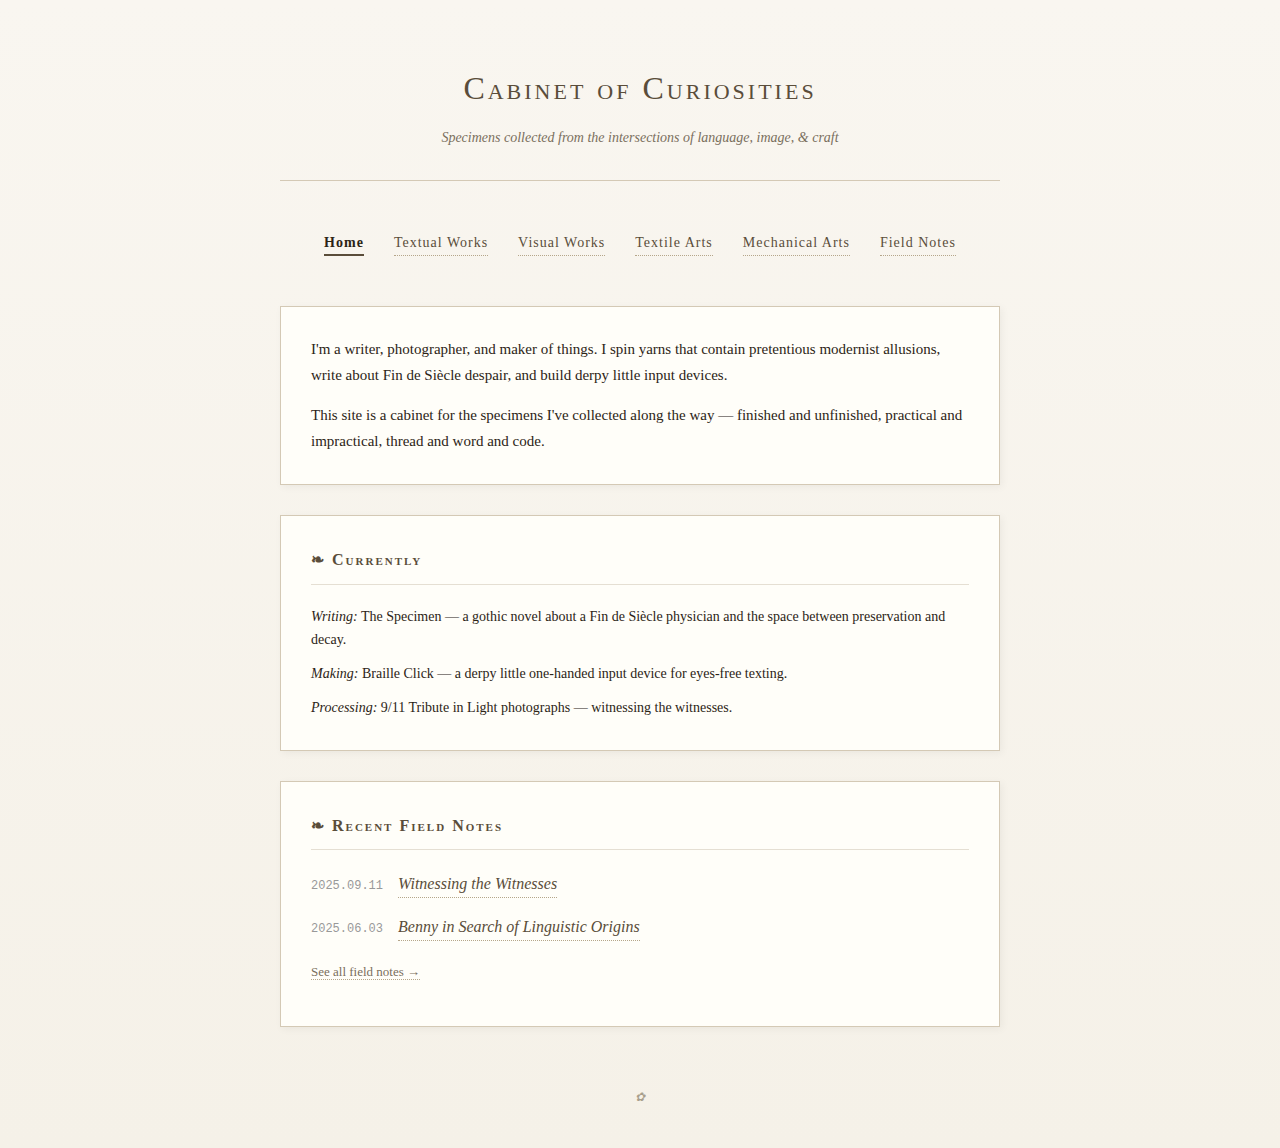
<file: public/index.html>
<!DOCTYPE html>
<html lang="en">
<head>
    <meta charset="utf-8">
    <meta name="viewport" content="width=device-width, initial-scale=1">
    <title>Cabinet of Curiosities</title>
    <link rel="stylesheet" href="style.css">
</head>
<body>
    <header>
        <h1><a href="index.html">Cabinet of Curiosities</a></h1>
        <p class="tagline">Specimens collected from the intersections of language, image, & craft</p>
    </header>

    <nav>
        <a href="index.html" class="active">Home</a>
        <a href="textual-works.html">Textual Works</a>
        <a href="visual-works.html">Visual Works</a>
        <a href="textile-arts.html">Textile Arts</a>
        <a href="mechanical-arts.html">Mechanical Arts</a>
        <a href="field-notes.html">Field Notes</a>
    </nav>

    <main>
        <section class="card">
            <div class="intro">
                <p>I'm a writer, photographer, and maker of things. I spin yarns that contain pretentious modernist allusions, write about Fin de Siècle despair, and build derpy little input devices.</p>
                <p>This site is a cabinet for the specimens I've collected along the way — finished and unfinished, practical and impractical, thread and word and code.</p>
            </div>
        </section>

        <section class="card">
            <h2>❧ Currently</h2>
            <div class="card-content currently">
                <p><strong>Writing:</strong> The Specimen — a gothic novel about a Fin de Siècle physician and the space between preservation and decay.</p>
                <p><strong>Making:</strong> Braille Click — a derpy little one-handed input device for eyes-free texting.</p>
                <p><strong>Processing:</strong> 9/11 Tribute in Light photographs — witnessing the witnesses.</p>
            </div>
        </section>

        <section class="card">
            <h2>❧ Recent Field Notes</h2>
            <div class="card-content">
                <div class="field-note">
                    <span class="date">2025.09.11</span>
                    <a href="posts/2025-09-11-witnessing-the-witnesses.html">Witnessing the Witnesses</a>
                </div>
                <div class="field-note">
                    <span class="date">2025.06.03</span>
                    <a href="posts/2025-06-03-benny-in-search-of-linguistic-origins.html">Benny in Search of Linguistic Origins</a>
                </div>
            </div>
            <p class="see-all"><a href="field-notes.html">See all field notes →</a></p>
        </section>
    </main>

    <footer>✿</footer>
</body>
</html>
</file>
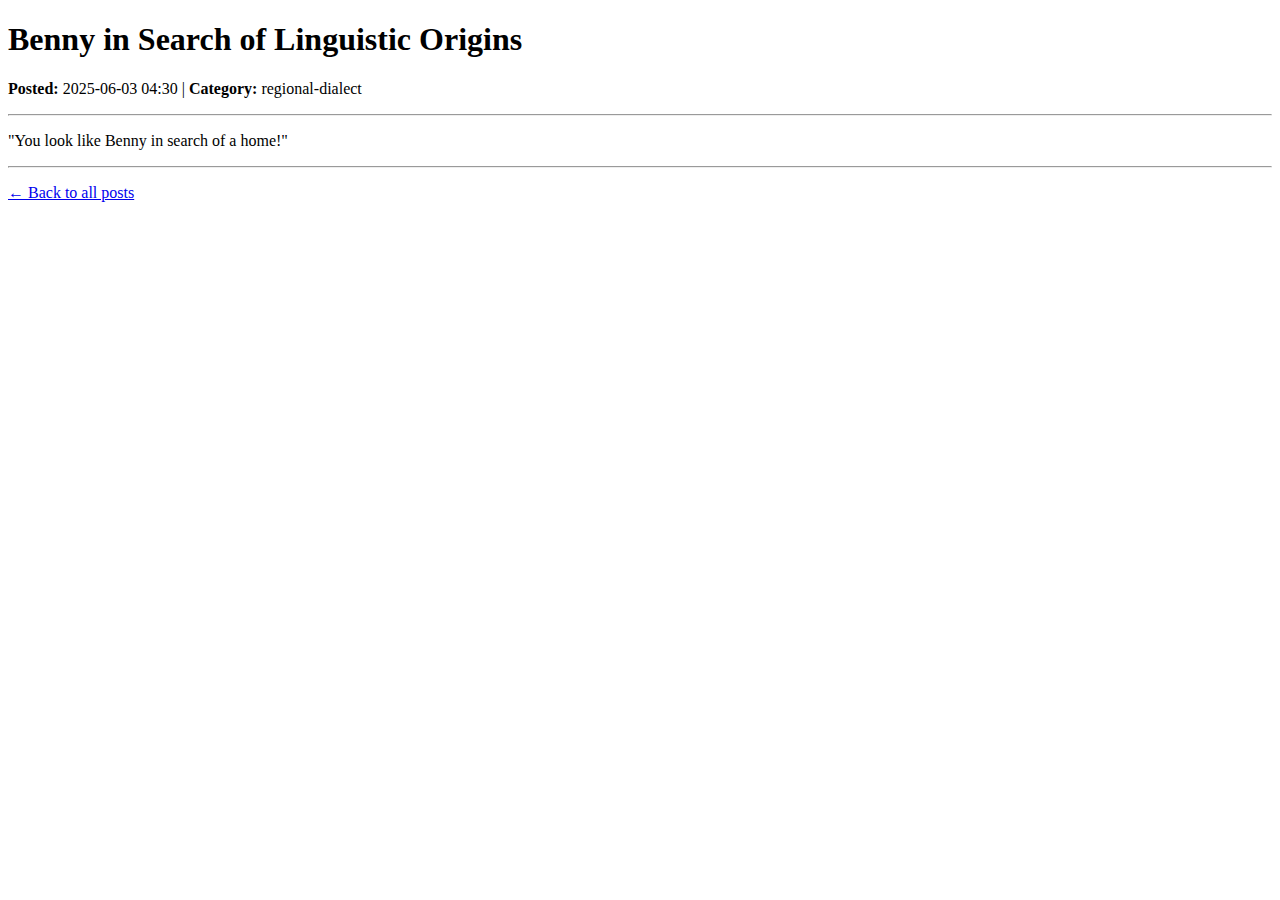
<file: posts/2025-06-03-benny-in-search-of-linguistic-origins.html>
<!DOCTYPE html>
<html>
<head>
    <title>Benny in Search of Linguistic Origins - Cabinet of Curiosities</title>
    <meta charset="utf-8">
</head>
<body>
    <h1>Benny in Search of Linguistic Origins</h1>
    <p><strong>Posted:</strong> 2025-06-03 04:30 | <strong>Category:</strong> regional-dialect</p>
    <hr>
    
    <p>
        "You look like Benny in search of a home!"







    </p>
    
    <hr>
    <p><a href="../index.html">← Back to all posts</a></p>
</body>
</html>
</file>
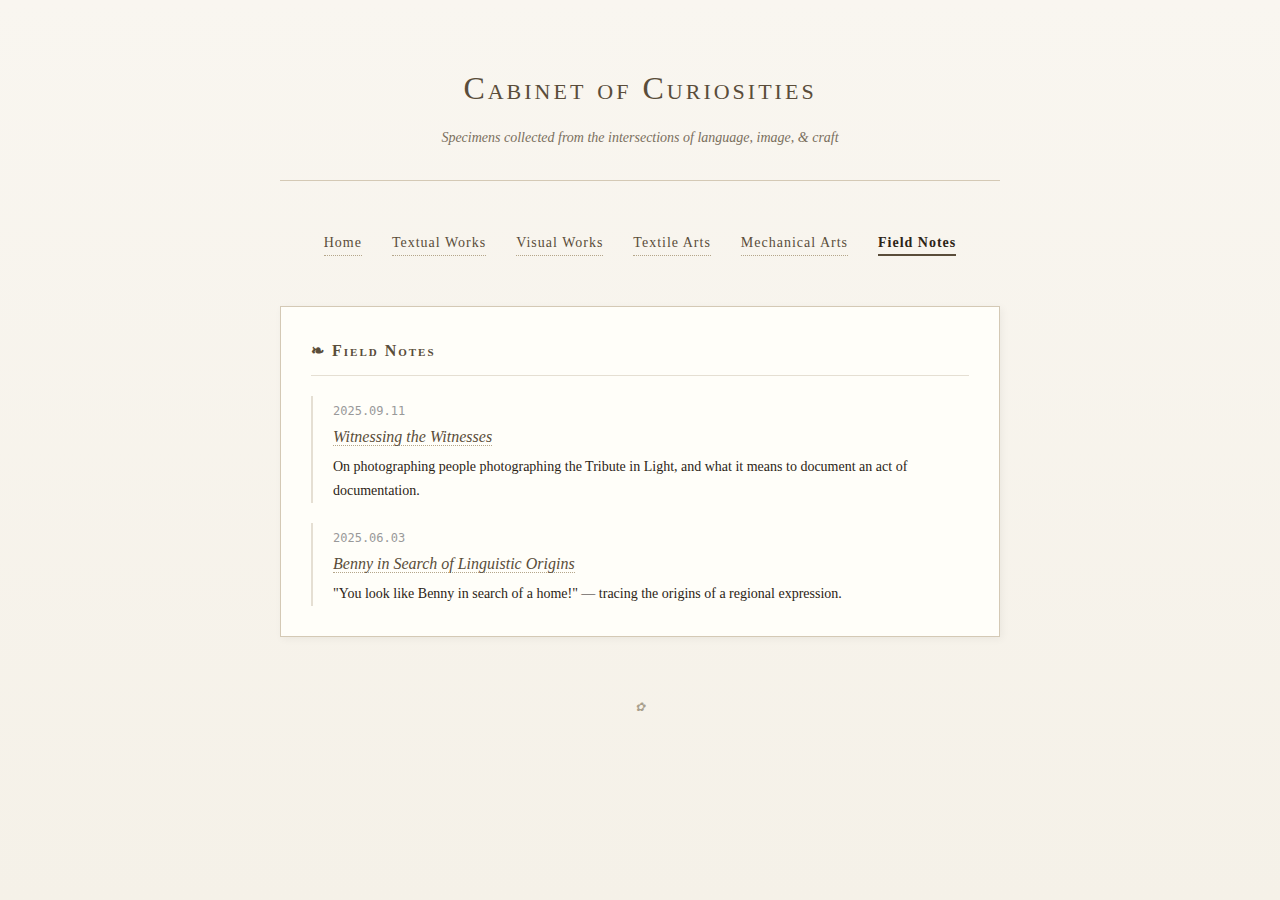
<file: public/field-notes.html>
<!DOCTYPE html>
<html lang="en">
<head>
    <meta charset="utf-8">
    <meta name="viewport" content="width=device-width, initial-scale=1">
    <title>Field Notes - Cabinet of Curiosities</title>
    <link rel="stylesheet" href="style.css">
</head>
<body>
    <header>
        <h1><a href="index.html">Cabinet of Curiosities</a></h1>
        <p class="tagline">Specimens collected from the intersections of language, image, & craft</p>
    </header>

    <nav>
        <a href="index.html">Home</a>
        <a href="textual-works.html">Textual Works</a>
        <a href="visual-works.html">Visual Works</a>
        <a href="textile-arts.html">Textile Arts</a>
        <a href="mechanical-arts.html">Mechanical Arts</a>
        <a href="field-notes.html" class="active">Field Notes</a>
    </nav>

    <main>
        <section class="card">
            <h2>❧ Field Notes</h2>
            <div class="card-content">
                <div class="project">
                    <span class="date" style="font-size: 12px; color: #999; font-family: monospace;">2025.09.11</span>
                    <h3><a href="posts/2025-09-11-witnessing-the-witnesses.html">Witnessing the Witnesses</a></h3>
                    <p>On photographing people photographing the Tribute in Light, and what it means to document an act of documentation.</p>
                </div>

                <div class="project">
                    <span class="date" style="font-size: 12px; color: #999; font-family: monospace;">2025.06.03</span>
                    <h3><a href="posts/2025-06-03-benny-in-search-of-linguistic-origins.html">Benny in Search of Linguistic Origins</a></h3>
                    <p>"You look like Benny in search of a home!" — tracing the origins of a regional expression.</p>
                </div>
            </div>
        </section>
    </main>

    <footer>✿</footer>
</body>
</html>
</file>
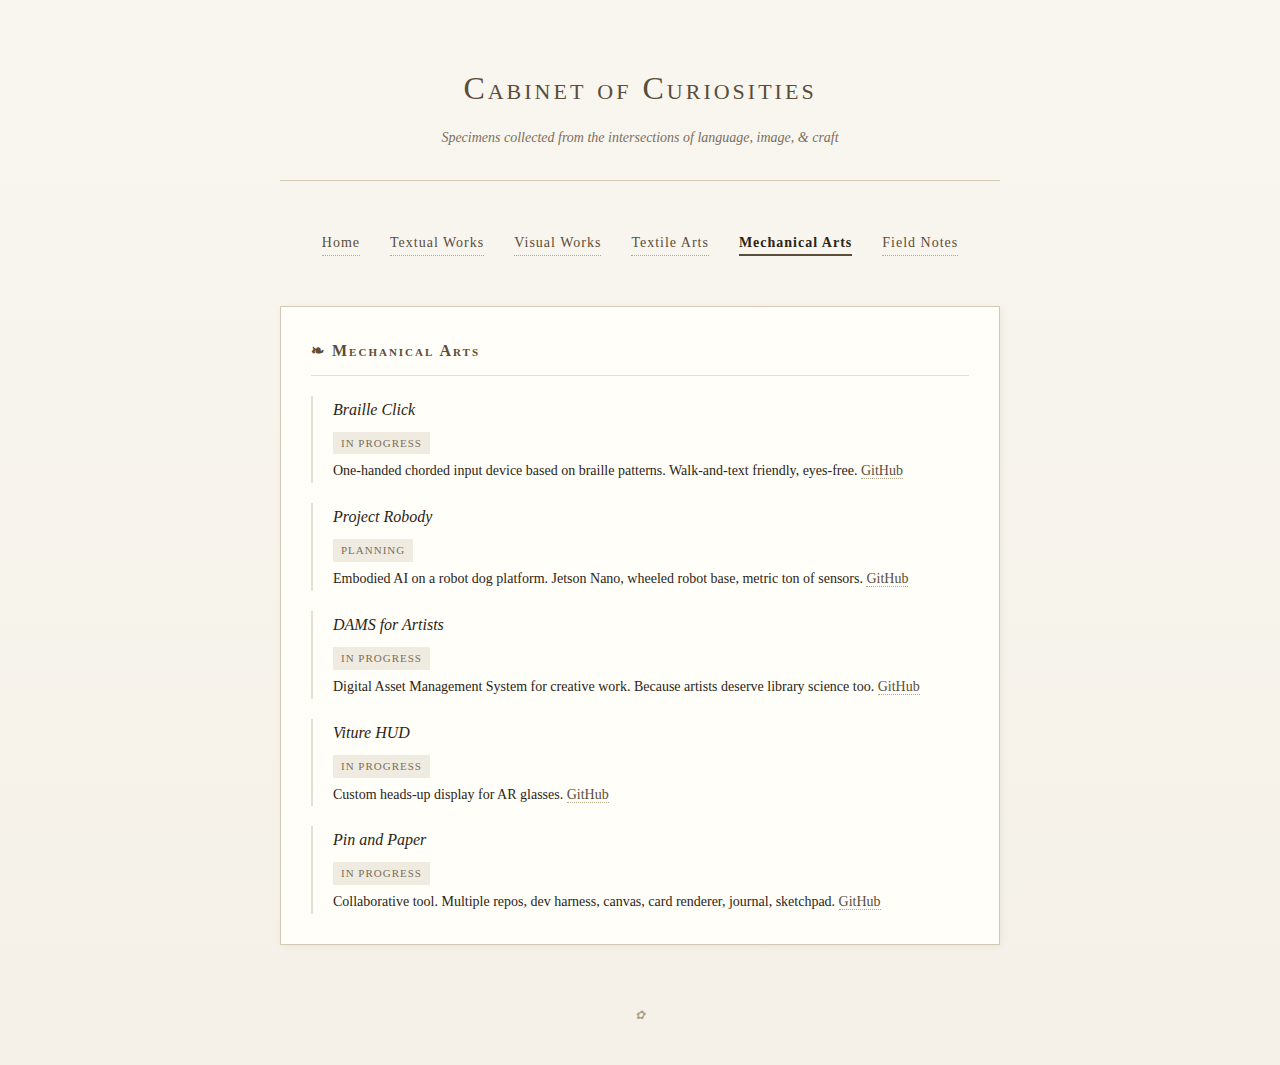
<file: public/mechanical-arts.html>
<!DOCTYPE html>
<html lang="en">
<head>
    <meta charset="utf-8">
    <meta name="viewport" content="width=device-width, initial-scale=1">
    <title>Mechanical Arts - Cabinet of Curiosities</title>
    <link rel="stylesheet" href="style.css">
</head>
<body>
    <header>
        <h1><a href="index.html">Cabinet of Curiosities</a></h1>
        <p class="tagline">Specimens collected from the intersections of language, image, & craft</p>
    </header>

    <nav>
        <a href="index.html">Home</a>
        <a href="textual-works.html">Textual Works</a>
        <a href="visual-works.html">Visual Works</a>
        <a href="textile-arts.html">Textile Arts</a>
        <a href="mechanical-arts.html" class="active">Mechanical Arts</a>
        <a href="field-notes.html">Field Notes</a>
    </nav>

    <main>
        <section class="card">
            <h2>❧ Mechanical Arts</h2>
            <div class="card-content">
                <div class="project">
                    <h3>Braille Click</h3>
                    <span class="status">IN PROGRESS</span>
                    <p>One-handed chorded input device based on braille patterns. Walk-and-text friendly, eyes-free. <a href="https://github.com/BlueKittyMeow/braille-click">GitHub</a></p>
                </div>

                <div class="project">
                    <h3>Project Robody</h3>
                    <span class="status">PLANNING</span>
                    <p>Embodied AI on a robot dog platform. Jetson Nano, wheeled robot base, metric ton of sensors. <a href="https://github.com/BlueKittyMeow/Robody">GitHub</a></p>
                </div>

                <div class="project">
                    <h3>DAMS for Artists</h3>
                    <span class="status">IN PROGRESS</span>
                    <p>Digital Asset Management System for creative work. Because artists deserve library science too. <a href="https://github.com/BlueKittyMeow/dams">GitHub</a></p>
                </div>

                <div class="project">
                    <h3>Viture HUD</h3>
                    <span class="status">IN PROGRESS</span>
                    <p>Custom heads-up display for AR glasses. <a href="https://github.com/BlueKittyMeow/viture-utilities">GitHub</a></p>
                </div>

                <div class="project">
                    <h3>Pin and Paper</h3>
                    <span class="status">IN PROGRESS</span>
                    <p>Collaborative tool. Multiple repos, dev harness, canvas, card renderer, journal, sketchpad. <a href="https://github.com/BlueKittyMeow/pin-and-paper">GitHub</a></p>
                </div>
            </div>
        </section>
    </main>

    <footer>✿</footer>
</body>
</html>
</file>
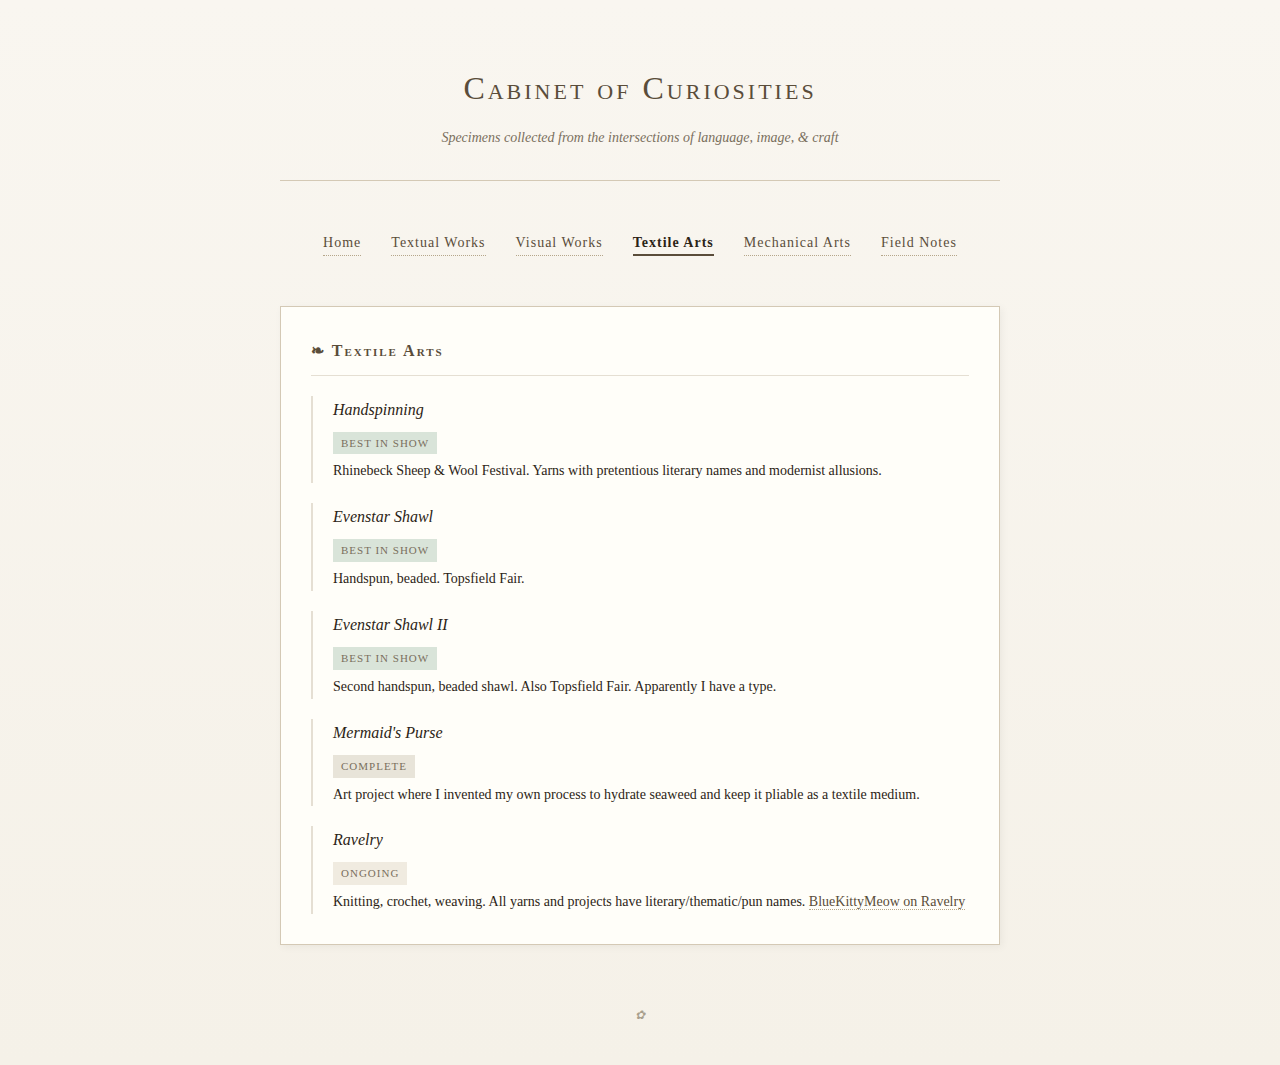
<file: public/textile-arts.html>
<!DOCTYPE html>
<html lang="en">
<head>
    <meta charset="utf-8">
    <meta name="viewport" content="width=device-width, initial-scale=1">
    <title>Textile Arts - Cabinet of Curiosities</title>
    <link rel="stylesheet" href="style.css">
</head>
<body>
    <header>
        <h1><a href="index.html">Cabinet of Curiosities</a></h1>
        <p class="tagline">Specimens collected from the intersections of language, image, & craft</p>
    </header>

    <nav>
        <a href="index.html">Home</a>
        <a href="textual-works.html">Textual Works</a>
        <a href="visual-works.html">Visual Works</a>
        <a href="textile-arts.html" class="active">Textile Arts</a>
        <a href="mechanical-arts.html">Mechanical Arts</a>
        <a href="field-notes.html">Field Notes</a>
    </nav>

    <main>
        <section class="card">
            <h2>❧ Textile Arts</h2>
            <div class="card-content">
                <div class="project">
                    <h3>Handspinning</h3>
                    <span class="status published">BEST IN SHOW</span>
                    <p>Rhinebeck Sheep & Wool Festival. Yarns with pretentious literary names and modernist allusions.</p>
                </div>

                <div class="project">
                    <h3>Evenstar Shawl</h3>
                    <span class="status published">BEST IN SHOW</span>
                    <p>Handspun, beaded. Topsfield Fair.</p>
                </div>

                <div class="project">
                    <h3>Evenstar Shawl II</h3>
                    <span class="status published">BEST IN SHOW</span>
                    <p>Second handspun, beaded shawl. Also Topsfield Fair. Apparently I have a type.</p>
                </div>

                <div class="project">
                    <h3>Mermaid's Purse</h3>
                    <span class="status complete">COMPLETE</span>
                    <p>Art project where I invented my own process to hydrate seaweed and keep it pliable as a textile medium.</p>
                </div>

                <div class="project">
                    <h3>Ravelry</h3>
                    <span class="status">ONGOING</span>
                    <p>Knitting, crochet, weaving. All yarns and projects have literary/thematic/pun names. <a href="https://www.ravelry.com/people/BlueKittyMeow">BlueKittyMeow on Ravelry</a></p>
                </div>
            </div>
        </section>
    </main>

    <footer>✿</footer>
</body>
</html>
</file>
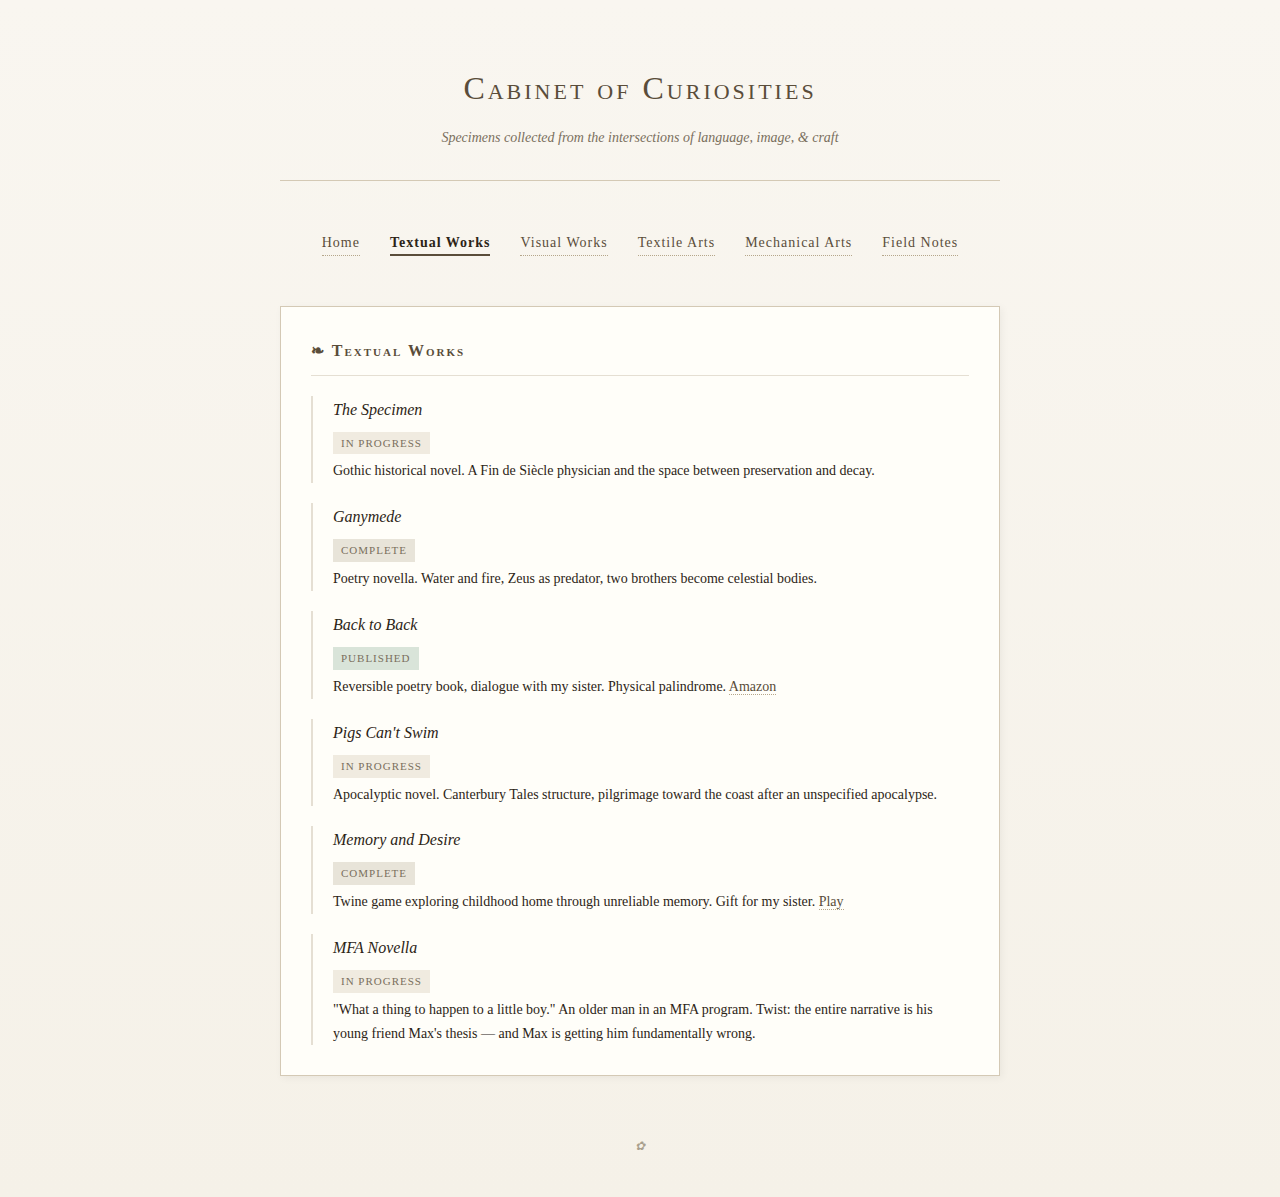
<file: public/textual-works.html>
<!DOCTYPE html>
<html lang="en">
<head>
    <meta charset="utf-8">
    <meta name="viewport" content="width=device-width, initial-scale=1">
    <title>Textual Works - Cabinet of Curiosities</title>
    <link rel="stylesheet" href="style.css">
</head>
<body>
    <header>
        <h1><a href="index.html">Cabinet of Curiosities</a></h1>
        <p class="tagline">Specimens collected from the intersections of language, image, & craft</p>
    </header>

    <nav>
        <a href="index.html">Home</a>
        <a href="textual-works.html" class="active">Textual Works</a>
        <a href="visual-works.html">Visual Works</a>
        <a href="textile-arts.html">Textile Arts</a>
        <a href="mechanical-arts.html">Mechanical Arts</a>
        <a href="field-notes.html">Field Notes</a>
    </nav>

    <main>
        <section class="card">
            <h2>❧ Textual Works</h2>
            <div class="card-content">
                <div class="project">
                    <h3>The Specimen</h3>
                    <span class="status">IN PROGRESS</span>
                    <p>Gothic historical novel. A Fin de Siècle physician and the space between preservation and decay.</p>
                </div>

                <div class="project">
                    <h3>Ganymede</h3>
                    <span class="status complete">COMPLETE</span>
                    <p>Poetry novella. Water and fire, Zeus as predator, two brothers become celestial bodies.</p>
                </div>

                <div class="project">
                    <h3>Back to Back</h3>
                    <span class="status published">PUBLISHED</span>
                    <p>Reversible poetry book, dialogue with my sister. Physical palindrome. <a href="https://www.amazon.com/Back-Kyla-Goss/dp/0557510236">Amazon</a></p>
                </div>

                <div class="project">
                    <h3>Pigs Can't Swim</h3>
                    <span class="status">IN PROGRESS</span>
                    <p>Apocalyptic novel. Canterbury Tales structure, pilgrimage toward the coast after an unspecified apocalypse.</p>
                </div>

                <div class="project">
                    <h3>Memory and Desire</h3>
                    <span class="status complete">COMPLETE</span>
                    <p>Twine game exploring childhood home through unreliable memory. Gift for my sister. <a href="https://philome.la/LiminalLumosity/memory-and-desire/play">Play</a></p>
                </div>

                <div class="project">
                    <h3>MFA Novella</h3>
                    <span class="status">IN PROGRESS</span>
                    <p>"What a thing to happen to a little boy." An older man in an MFA program. Twist: the entire narrative is his young friend Max's thesis — and Max is getting him fundamentally wrong.</p>
                </div>
            </div>
        </section>
    </main>

    <footer>✿</footer>
</body>
</html>
</file>
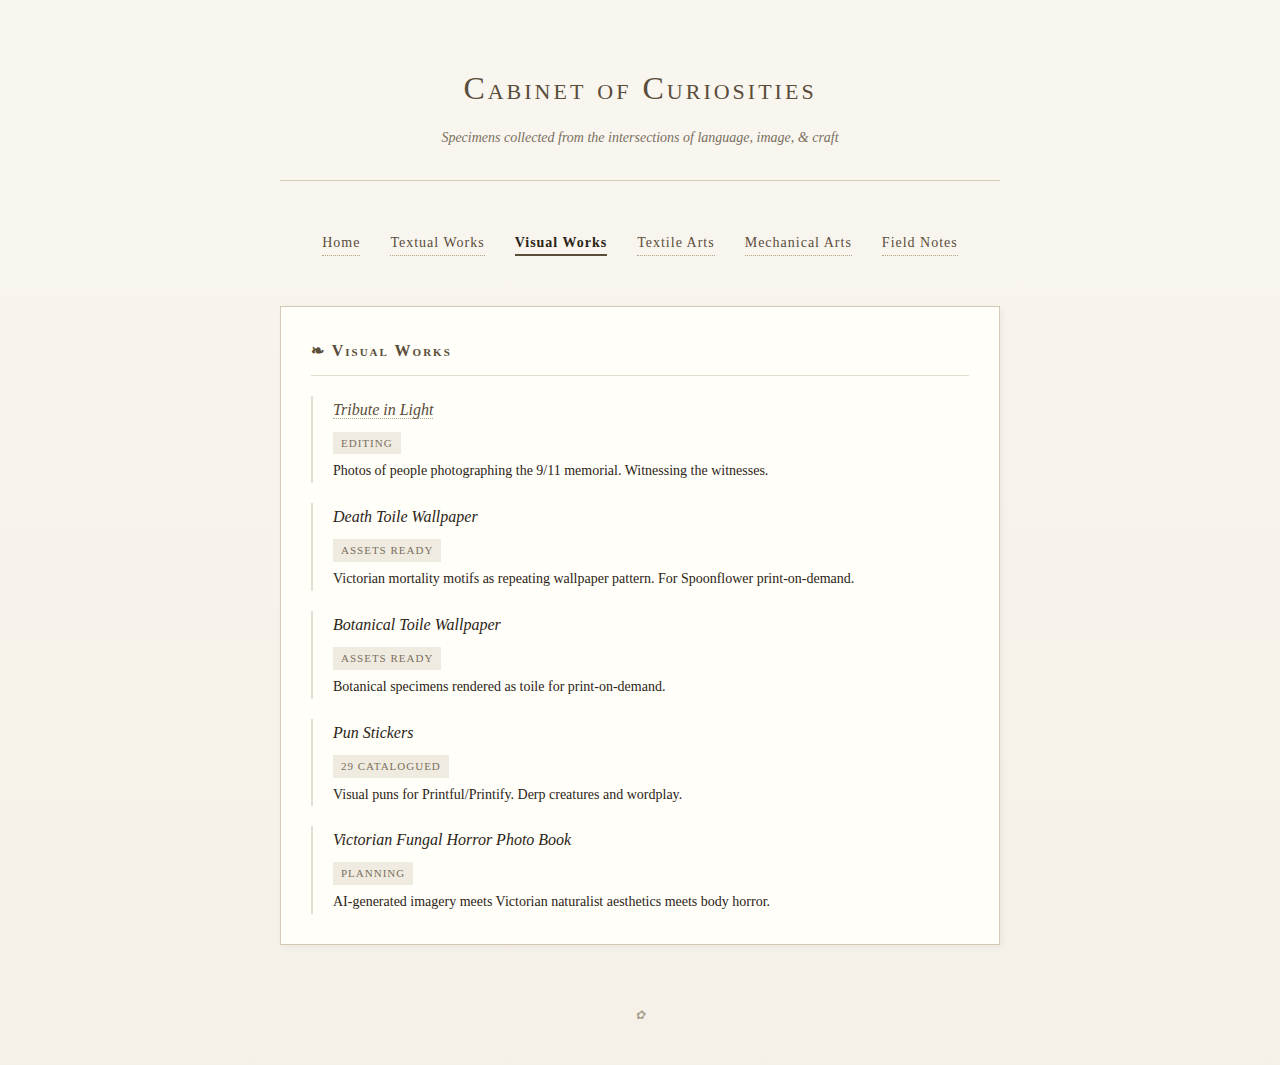
<file: public/visual-works.html>
<!DOCTYPE html>
<html lang="en">
<head>
    <meta charset="utf-8">
    <meta name="viewport" content="width=device-width, initial-scale=1">
    <title>Visual Works - Cabinet of Curiosities</title>
    <link rel="stylesheet" href="style.css">
</head>
<body>
    <header>
        <h1><a href="index.html">Cabinet of Curiosities</a></h1>
        <p class="tagline">Specimens collected from the intersections of language, image, & craft</p>
    </header>

    <nav>
        <a href="index.html">Home</a>
        <a href="textual-works.html">Textual Works</a>
        <a href="visual-works.html" class="active">Visual Works</a>
        <a href="textile-arts.html">Textile Arts</a>
        <a href="mechanical-arts.html">Mechanical Arts</a>
        <a href="field-notes.html">Field Notes</a>
    </nav>

    <main>
        <section class="card">
            <h2>❧ Visual Works</h2>
            <div class="card-content">
                <div class="project">
                    <h3><a href="tribute-in-light.html">Tribute in Light</a></h3>
                    <span class="status">EDITING</span>
                    <p>Photos of people photographing the 9/11 memorial. Witnessing the witnesses.</p>
                </div>

                <div class="project">
                    <h3>Death Toile Wallpaper</h3>
                    <span class="status">ASSETS READY</span>
                    <p>Victorian mortality motifs as repeating wallpaper pattern. For Spoonflower print-on-demand.</p>
                </div>

                <div class="project">
                    <h3>Botanical Toile Wallpaper</h3>
                    <span class="status">ASSETS READY</span>
                    <p>Botanical specimens rendered as toile for print-on-demand.</p>
                </div>

                <div class="project">
                    <h3>Pun Stickers</h3>
                    <span class="status">29 CATALOGUED</span>
                    <p>Visual puns for Printful/Printify. Derp creatures and wordplay.</p>
                </div>

                <div class="project">
                    <h3>Victorian Fungal Horror Photo Book</h3>
                    <span class="status">PLANNING</span>
                    <p>AI-generated imagery meets Victorian naturalist aesthetics meets body horror.</p>
                </div>
            </div>
        </section>
    </main>

    <footer>✿</footer>
</body>
</html>
</file>
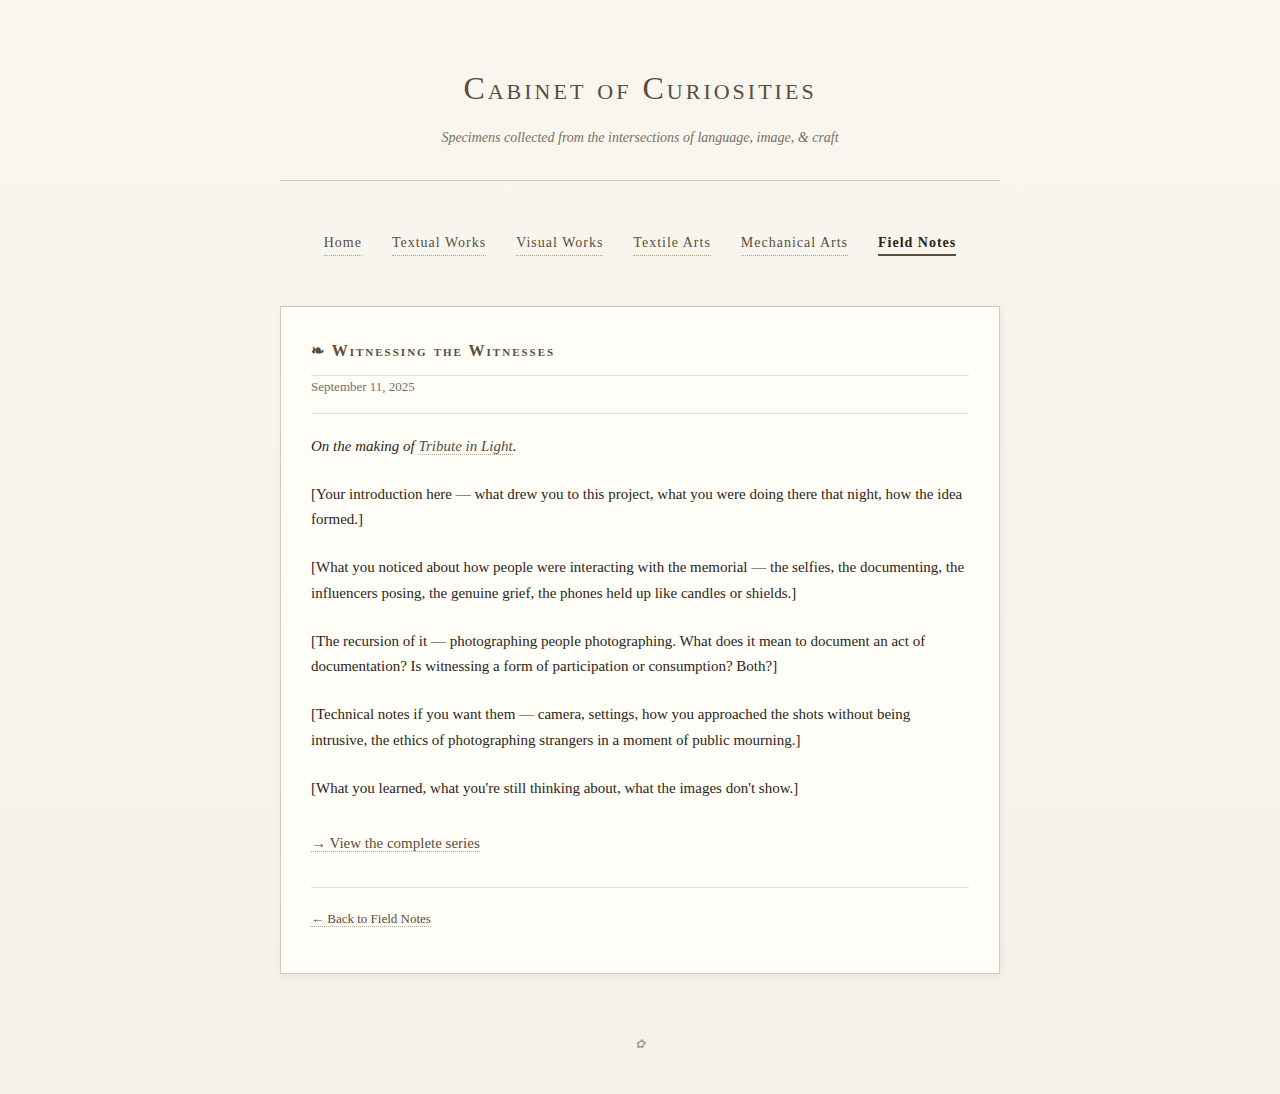
<file: public/posts/2025-09-11-witnessing-the-witnesses.html>
<!DOCTYPE html>
<html lang="en">
<head>
    <meta charset="utf-8">
    <meta name="viewport" content="width=device-width, initial-scale=1">
    <title>Witnessing the Witnesses - Cabinet of Curiosities</title>
    <link rel="stylesheet" href="../style.css">
</head>
<body>
    <header>
        <h1><a href="../index.html">Cabinet of Curiosities</a></h1>
        <p class="tagline">Specimens collected from the intersections of language, image, & craft</p>
    </header>

    <nav>
        <a href="../index.html">Home</a>
        <a href="../textual-works.html">Textual Works</a>
        <a href="../visual-works.html">Visual Works</a>
        <a href="../textile-arts.html">Textile Arts</a>
        <a href="../mechanical-arts.html">Mechanical Arts</a>
        <a href="../field-notes.html" class="active">Field Notes</a>
    </nav>

    <main>
        <article class="card">
            <h2>❧ Witnessing the Witnesses</h2>
            <div class="post-meta">
                <span class="date">September 11, 2025</span>
            </div>
            <div class="post-content">
                <p><em>On the making of <a href="../tribute-in-light.html">Tribute in Light</a>.</em></p>

                <p>[Your introduction here — what drew you to this project, what you were doing there that night, how the idea formed.]</p>

                <p>[What you noticed about how people were interacting with the memorial — the selfies, the documenting, the influencers posing, the genuine grief, the phones held up like candles or shields.]</p>

                <p>[The recursion of it — photographing people photographing. What does it mean to document an act of documentation? Is witnessing a form of participation or consumption? Both?]</p>

                <p>[Technical notes if you want them — camera, settings, how you approached the shots without being intrusive, the ethics of photographing strangers in a moment of public mourning.]</p>

                <p>[What you learned, what you're still thinking about, what the images don't show.]</p>

                <p style="margin-top: 2em;"><a href="../tribute-in-light.html">→ View the complete series</a></p>
            </div>
            <p class="back-link"><a href="../field-notes.html">← Back to Field Notes</a></p>
        </article>
    </main>

    <footer>✿</footer>
</body>
</html>
</file>
<file: public/style.css>
/* Cabinet of Curiosities - Victorian Naturalist Theme */

* {
  box-sizing: border-box;
}

body {
  font-family: "Palatino Linotype", Palatino, "Book Antiqua", Georgia, serif;
  max-width: 800px;
  margin: 0 auto;
  padding: 40px;
  line-height: 1.7;
  color: #2c2416;
  background: linear-gradient(to bottom, #f9f6f0, #f5f1e8);
  min-height: 100vh;
}

a {
  color: #5a4d3a;
  text-decoration: none;
  border-bottom: 1px dotted #b5a68a;
}

a:hover {
  color: #2c2416;
  border-bottom-style: solid;
}

/* Header */
header {
  text-align: center;
  margin-bottom: 50px;
  padding-bottom: 30px;
  border-bottom: 1px solid #d4c9b5;
}

header h1 {
  font-size: 32px;
  font-weight: normal;
  letter-spacing: 3px;
  margin-bottom: 10px;
  font-variant: small-caps;
}

header h1 a {
  border-bottom: none;
}

header .tagline {
  font-size: 14px;
  color: #7a6f5d;
  font-style: italic;
  margin: 0;
}

/* Navigation */
nav {
  display: flex;
  justify-content: center;
  gap: 30px;
  margin-bottom: 50px;
  font-size: 14px;
  letter-spacing: 1px;
  flex-wrap: wrap;
}

nav a.active {
  color: #2c2416;
  border-bottom: 2px solid #5a4d3a;
  font-weight: bold;
}

/* Cards / Sections */
.card {
  background: #fffef9;
  border: 1px solid #d4c9b5;
  padding: 30px;
  margin-bottom: 30px;
  box-shadow: 2px 2px 8px rgba(0,0,0,0.05);
}

.card:last-child {
  margin-bottom: 0;
}

.card h2 {
  font-size: 16px;
  font-variant: small-caps;
  letter-spacing: 2px;
  margin-top: 0;
  color: #5a4d3a;
  border-bottom: 1px solid #e5dfd3;
  padding-bottom: 10px;
  margin-bottom: 0;
}

.card-content {
  padding-top: 20px;
}

/* Project entries */
.project {
  margin-bottom: 20px;
  padding-left: 20px;
  border-left: 2px solid #e5dfd3;
}

.project:last-child {
  margin-bottom: 0;
}

.project h3 {
  font-size: 16px;
  font-weight: normal;
  font-style: italic;
  margin: 0 0 5px 0;
}

.project .status {
  display: inline-block;
  background: #f0ebe0;
  padding: 2px 8px;
  font-size: 11px;
  letter-spacing: 1px;
  color: #7a6f5d;
  margin-bottom: 5px;
}

.project .status.complete {
  background: #e8e4d9;
}

.project .status.published {
  background: #d9e4d9;
}

.project p {
  font-size: 14px;
  margin: 0;
}

/* Field notes list */
.field-note {
  display: flex;
  align-items: baseline;
  gap: 15px;
  margin-bottom: 15px;
}

.field-note:last-child {
  margin-bottom: 0;
}

.field-note .date {
  font-size: 12px;
  color: #999;
  font-family: monospace;
}

.field-note a {
  font-style: italic;
}

/* Currently section */
.currently p {
  margin: 0 0 10px 0;
  font-size: 14px;
}

.currently p:last-child {
  margin-bottom: 0;
}

.currently strong {
  font-weight: normal;
  font-style: italic;
}

/* Blog post */
.post-meta {
  font-size: 13px;
  color: #7a6f5d;
  margin-bottom: 20px;
  padding-bottom: 15px;
  border-bottom: 1px solid #e5dfd3;
}

.post-content {
  font-size: 15px;
}

.post-content p {
  margin: 0 0 1.5em 0;
}

.post-content img {
  max-width: 100%;
  height: auto;
  margin: 2em 0;
  border: 1px solid #d4c9b5;
  box-shadow: 2px 2px 8px rgba(0,0,0,0.1);
}

.post-content .caption {
  font-size: 13px;
  font-style: italic;
  color: #7a6f5d;
  text-align: center;
  margin-top: -1.5em;
  margin-bottom: 2em;
}

/* See all link */
.see-all {
  margin-top: 20px;
  font-size: 13px;
}

.see-all a {
  color: #7a6f5d;
}

/* Back link */
.back-link {
  margin-top: 30px;
  padding-top: 20px;
  border-top: 1px solid #e5dfd3;
  font-size: 13px;
}

/* Footer */
footer {
  margin-top: 60px;
  text-align: center;
  font-size: 12px;
  color: #a99f8d;
  font-style: italic;
}

/* Intro (no header) */
.intro p {
  font-size: 15px;
  margin: 0 0 15px 0;
}

.intro p:last-child {
  margin-bottom: 0;
}
</file>
